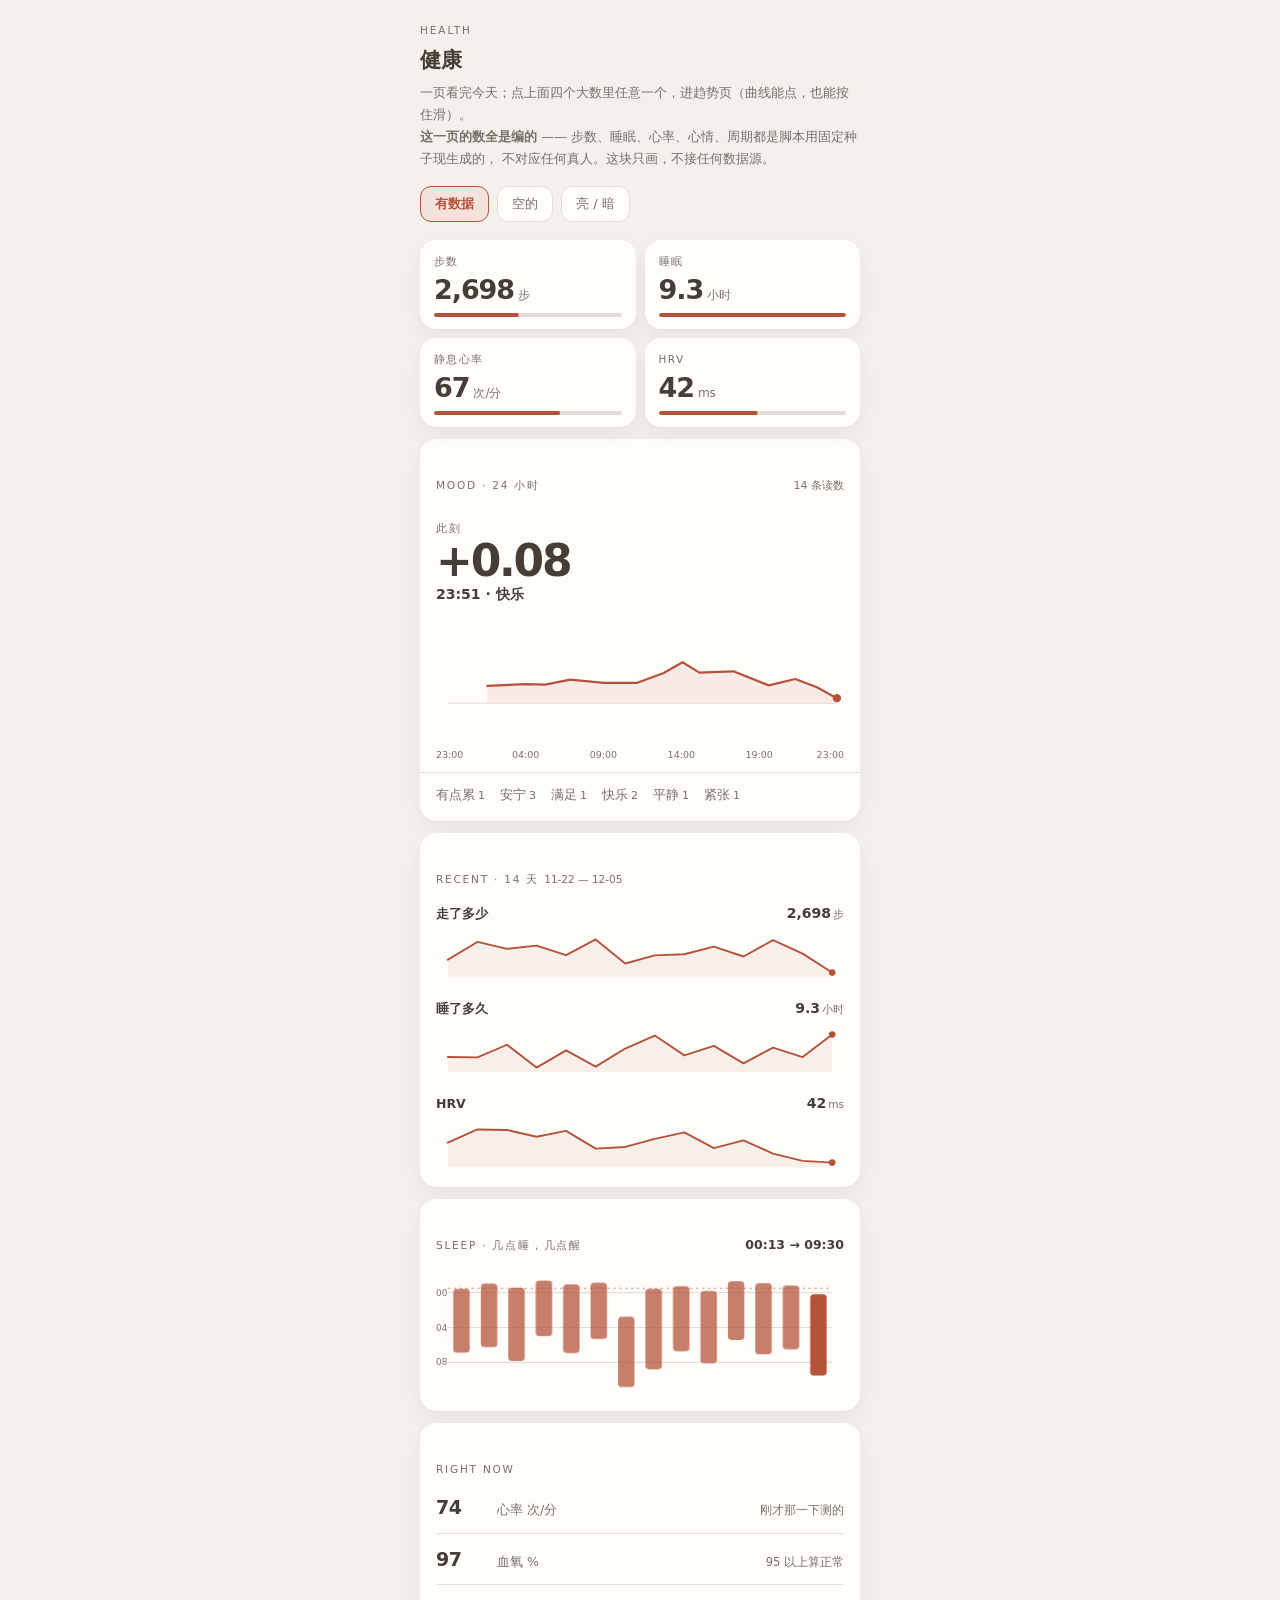
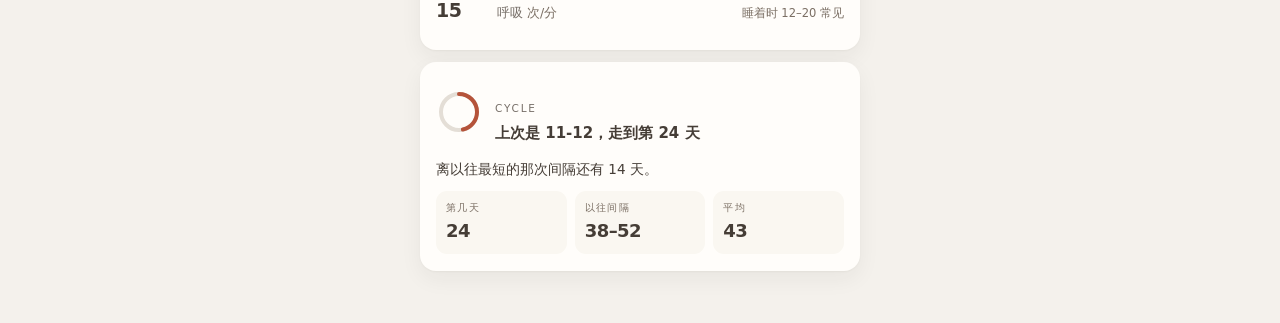
<file: components/health/demo.html>
<!doctype html>
<meta charset="utf-8">
<link rel="icon" href="data:,">
<meta name="viewport" content="width=device-width, initial-scale=1, viewport-fit=cover">
<title>健康 · 参考前端 · demo</title>
<link rel="stylesheet" href="tokens.css">
<link rel="stylesheet" href="health.css">
<style>
  html,body{margin:0;background:var(--bg);color:var(--ink);
    font:15px/1.7 system-ui,-apple-system,"PingFang SC","Hiragino Sans GB",sans-serif}
  .wrap{max-width:440px;margin:0 auto;min-height:100vh;background:var(--bg);padding:0 16px 40px}
  .eyebrow{font-size:10.5px;letter-spacing:.18em;text-transform:uppercase;color:var(--hint);margin:22px 0 3px}
  h2{font-size:21px;font-weight:700;margin:0 0 3px;letter-spacing:.01em}
  .lede{font-size:13px;color:var(--sub);margin:2px 0 16px}
  .packs{display:flex;gap:8px;flex-wrap:wrap;margin:0 0 18px}
  .packs button{min-height:36px;padding:0 14px;border-radius:11px;background:var(--card);
    border:1px solid var(--line);color:var(--sub);font:inherit;font-size:13px;cursor:pointer}
  .packs button.on{border-color:var(--maple);color:var(--maple);background:var(--maple-soft);font-weight:600}
</style>

<div class="wrap">
  <div class="eyebrow">health</div>
  <h2>健康</h2>
  <p class="lede">一页看完今天；点上面四个大数里任意一个，进趋势页（曲线能点，也能按住滑）。<br>
    <b>这一页的数全是编的</b> —— 步数、睡眠、心率、心情、周期都是脚本用固定种子现生成的，
    不对应任何真人。这块只画，不接任何数据源。</p>
  <div class="packs">
    <button data-demo="full" class="on">有数据</button>
    <button data-demo="empty">空的</button>
    <button data-theme-flip>亮 / 暗</button>
  </div>
  <div id="health"></div>
</div>

<script src="demo-data.js"></script>
<script src="health.js"></script>
<script>
  var host = document.getElementById('health');
  function mount(kind) {
    var src = kind === 'empty' ? HEALTH_DEMO.empty : HEALTH_DEMO;
    HealthPage(host, {
      series: src.series,
      now: src.now,
      bio: HEALTH_DEMO.bio,
      birthday: HEALTH_DEMO.birthday,
      onSaveBio: function () { return true; }      /* demo 里只记在这一页，不存到哪儿去 */
    });
  }
  mount('full');
  document.querySelectorAll('[data-demo]').forEach(function (b) {
    b.addEventListener('click', function () {
      document.querySelectorAll('[data-demo]').forEach(function (x) { x.classList.toggle('on', x === b); });
      mount(b.getAttribute('data-demo'));
    });
  });
  document.querySelector('[data-theme-flip]').addEventListener('click', function () {
    var R = document.documentElement;
    var dark = R.dataset.theme ? R.dataset.theme === 'dark'
                               : window.matchMedia('(prefers-color-scheme: dark)').matches;
    R.dataset.theme = dark ? 'light' : 'dark';
  });

</script>
</file>
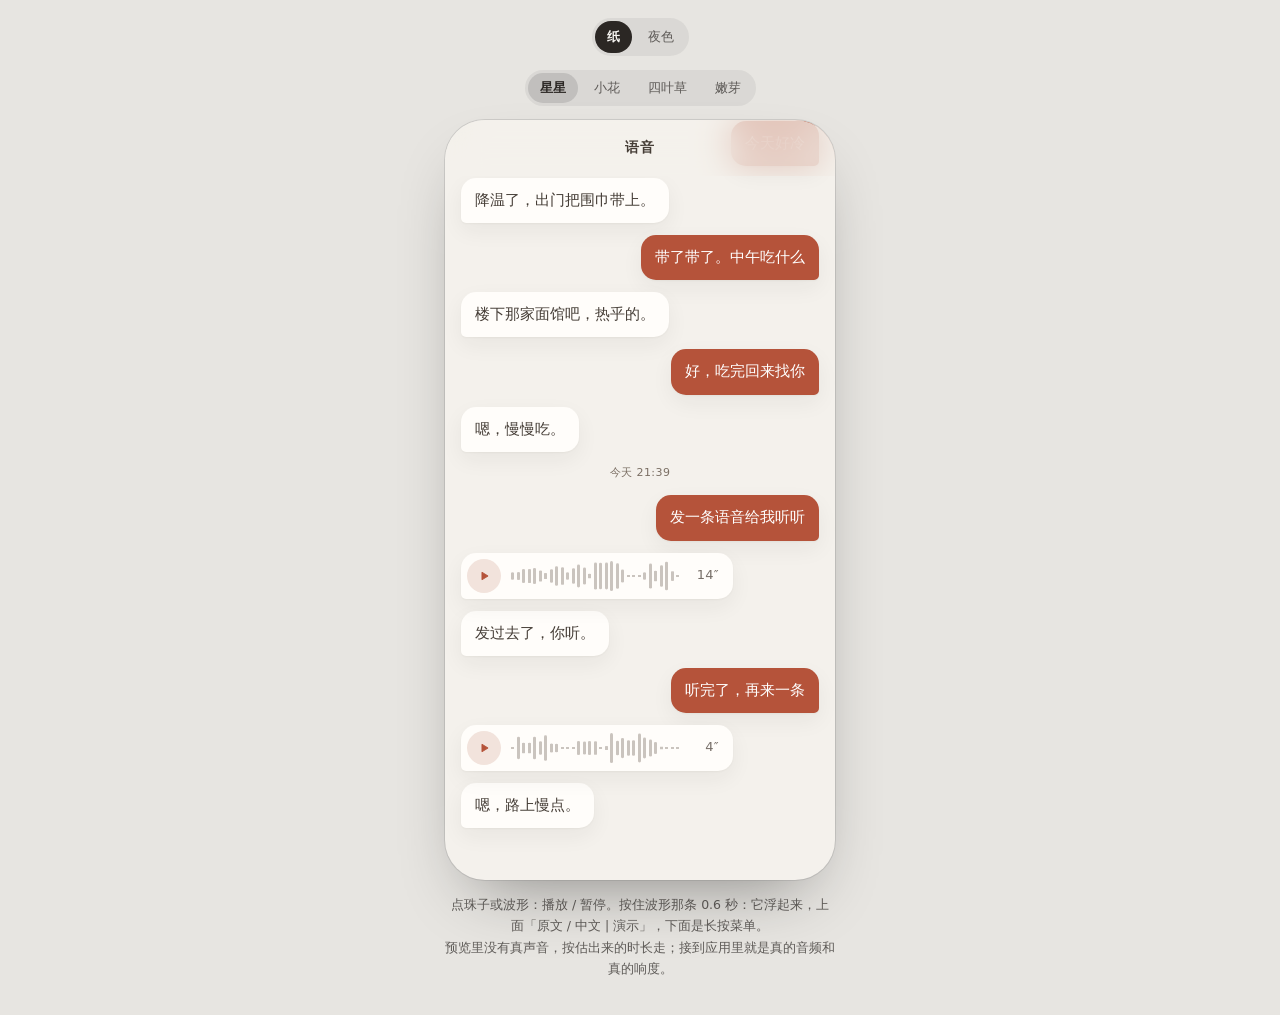
<file: components/voice-note/demo.html>
<!doctype html>
<html lang="zh-CN" data-theme="light">
<head>
<meta charset="utf-8">
<link rel="icon" href="data:,">
<meta name="viewport" content="width=device-width,initial-scale=1,viewport-fit=cover">
<title>语音条 · 演示</title>
<style>
/* ── 语音条要的那组 token。放进你自己的页面时，照抄这一段或者换成你自己的颜色 ── */
:root{
  --bg:#f4f1ec; --card:#fffdfa; --card2:#faf7f1;
  --ink:#453d36; --sub:#776f68; --hint:#7b6f64; --line:#e4ded6;
  --accent:#b5533a; --accent-soft:#f2e3dc;
  --shadow:0 1px 2px rgba(43,39,36,.04), 0 8px 22px rgba(43,39,36,.055);
  --shadow-lift:0 2px 6px rgba(43,39,36,.06), 0 18px 40px rgba(43,39,36,.10);
  --e-out:cubic-bezier(.22,.61,.36,1); --e-in:cubic-bezier(.4,0,1,1);
  --spring-soft:cubic-bezier(.34,1.26,.64,1); --spring-pop:cubic-bezier(.34,1.56,.64,1);
}
:root[data-theme="dark"]{
  --bg:#12161d; --card:#1a1f28; --card2:#161b23;
  --ink:#eef2f7; --sub:#9aabbf; --hint:#7b889b; --line:rgba(255,255,255,.09);
  --accent:#e0a373; --accent-soft:rgba(224,163,115,.15);
  --shadow:0 1px 2px rgba(0,0,0,.30), 0 8px 22px rgba(0,0,0,.32);
  --shadow-lift:0 2px 6px rgba(0,0,0,.34), 0 18px 40px rgba(0,0,0,.44);
}

/* ── 预览台（桌面那一圈只是托着手机）── */
*{box-sizing:border-box}
html,body{margin:0;background:#e7e5e1;color:#2b2724}
@media (prefers-color-scheme:dark){html,body{background:#0d0f13;color:#e9ecf1}}
body{font-family:-apple-system,system-ui,"PingFang SC","Hiragino Sans GB",sans-serif;padding:18px 16px 36px}
.desk{max-width:430px;margin:0 auto;display:flex;flex-direction:column;align-items:center;gap:14px}
.skins{display:flex;flex-wrap:wrap;justify-content:center;gap:4px;padding:3px;border-radius:999px;background:rgba(127,127,127,.12)}
.skins button{border:0;background:transparent;color:inherit;opacity:.7;font:inherit;font-size:12.5px;height:32px;padding:0 12px;border-radius:999px;cursor:pointer}
.skins button[aria-pressed="true"]{background:#2b2724;color:#f6f4f1;opacity:1;font-weight:600}
@media (prefers-color-scheme:dark){.skins button[aria-pressed="true"]{background:#e9ecf1;color:#111316}}
.shapes{display:flex;gap:4px;padding:3px;border-radius:999px;background:rgba(127,127,127,.12)}
.shapes button{border:0;background:transparent;color:inherit;opacity:.7;font:inherit;font-size:12.5px;height:30px;padding:0 12px;border-radius:999px;cursor:pointer}
.shapes button[aria-pressed="true"]{background:rgba(127,127,127,.28);opacity:1;font-weight:600}
.hint{max-width:390px;margin:0;font-size:12.5px;line-height:1.7;opacity:.72;text-align:center}

.phone{position:relative;width:390px;height:760px;max-width:100%;border-radius:40px;overflow:hidden;background:var(--bg);color:var(--ink);
  transform:translateZ(0);                      /* 演示页是 position:fixed —— 让它落在这台假手机里，不铺满整个浏览器 */
  box-shadow:0 0 0 1px rgba(127,127,127,.25), 0 30px 70px -30px rgba(0,0,0,.45)}
/* 手机宽度：整页锁成一屏，两排按钮下面剩多少，手机就占多少 —— 滚的只有聊天，背景不动 */
@media (max-width:480px){ html,body{height:100%;overflow:hidden;overscroll-behavior:none} body{padding:0}
  .desk{gap:6px;height:100dvh;padding-top:6px} .skins,.shapes{flex:none} .hint{display:none}
  .phone{width:100vw;flex:1;min-height:0;height:auto;border-radius:0;box-shadow:none} }
.chat{overscroll-behavior:contain}
/* ?embed=1：嵌在仓库首页的假手机里，只留手机；皮肤和图形在外面那张卡上换 */
.embed .skins,.embed .shapes{display:none}
.embed,.embed body{height:100%;overflow:hidden;overscroll-behavior:none}
.embed body{padding:0}.embed .desk{gap:0;height:100dvh;padding:0}
.embed .phone{width:100vw;flex:1;min-height:0;height:auto;border-radius:0;box-shadow:none}
.top{position:absolute;left:0;right:0;top:0;z-index:2;display:flex;align-items:center;justify-content:center;height:56px;
  font-size:14px;font-weight:600;letter-spacing:.06em;background:color-mix(in srgb,var(--bg) 72%,transparent);
  -webkit-backdrop-filter:blur(18px);backdrop-filter:blur(18px)}
.chat{position:absolute;inset:0;z-index:1;overflow-y:auto;padding:70px 16px 40px;font-size:14.5px;line-height:1.6;
  -webkit-overflow-scrolling:touch}
.row{margin-bottom:12px}
.msg{width:fit-content;max-width:82%;padding:11px 14px;border-radius:15px;border-bottom-left-radius:5px;background:var(--card);box-shadow:var(--shadow)}
.row.me .msg{margin-left:auto;border-bottom-left-radius:15px;border-bottom-right-radius:5px;background:var(--accent);color:#fff}
:root[data-theme="dark"] .row.me .msg{color:#2b2724}
.time{font-size:11px;color:var(--hint);text-align:center;margin:6px 0 14px;letter-spacing:.04em}
.toast{position:absolute;left:50%;bottom:28px;z-index:5;transform:translate(-50%,12px);opacity:0;pointer-events:none;
  padding:8px 14px;border-radius:999px;background:var(--ink);color:var(--bg);font-size:12.5px;transition:opacity .25s, transform .35s var(--spring-pop)}
.toast.on{opacity:1;transform:translate(-50%,0)}
</style>
<link rel="stylesheet" href="voice-note.css">
</head>
<body>
<div class="desk">
  <div class="skins" role="group" aria-label="皮肤">
    <button type="button" data-k="paper" aria-pressed="true">纸</button>
    <button type="button" data-k="night" aria-pressed="false">夜色</button>
  </div>
  <div class="shapes" role="group" aria-label="演示里的图形">
    <button type="button" data-s="star" aria-pressed="true">星星</button>
    <button type="button" data-s="flower" aria-pressed="false">小花</button>
    <button type="button" data-s="clover" aria-pressed="false">四叶草</button>
    <button type="button" data-s="sprout" aria-pressed="false">嫩芽</button>
  </div>
  <div class="phone" id="phone">
    <div class="top">语音</div>
    <div class="chat" id="chat" data-vn-scope></div>
    <div class="toast" id="toast" role="status"></div>
  </div>
  <p class="hint">点珠子或波形：播放 / 暂停。按住波形那条 0.6 秒：它浮起来，上面「原文 / 中文 | 演示」，下面是长按菜单。<br>预览里没有真声音，按估出来的时长走；接到应用里就是真的音频和真的响度。</p>
</div>

<script src="voice-note.js"></script>
<script>
(function () {
  'use strict';
  var root = document.documentElement;
  if (/[?&]embed=1/.test(location.search)) root.classList.add('embed');
  var toast = document.getElementById('toast'), tt = 0;
  function say(s) { toast.textContent = s; toast.classList.add('on'); clearTimeout(tt); tt = setTimeout(function () { toast.classList.remove('on'); }, 1600); }

  VoiceNote.config({
    container: function () { return document.getElementById('phone'); },
    blurToo: '.top',
    onAction: function (k) {
      say({ star: '收藏了', copy: '复制好了', quote: '引用：接到你自己的引用', multi: '多选：接到你自己的多选', redo: '重说：接到你自己的重说', hide: '藏起来了' }[k] || k);
    }
  });

  /* 聊天列表用 innerHTML 拼：语音条只是一个占位，挂上去以后自己长 */
  var V1 = {
    id: 'demo-a', time: '21:40', duration: 14,
    en: '「soft, warm」Hey. 「small laugh」You found the button. ' +
        '「gentle」Press and hold this bar, then tap the sparkle on top. The shape in the middle moves with my voice. ' +
        '「pause」Take your time. I\'ll be right here.',
    zh: '嘿。你找到这个按钮啦。按住这一条，再点上面那颗闪闪的，中间那个图形会跟着我的声音流。慢慢看，我就在这儿。'
  };
  var V2 = { id: 'demo-b', time: '21:41', en: '「轻声」外面下雨了。「笑了一下」出门记得带伞。' };
  document.getElementById('chat').innerHTML =
    '<div class="time">今天 12:10</div>' +
    '<div class="row me"><div class="msg">今天好冷</div></div>' +
    '<div class="row"><div class="msg">降温了，出门把围巾带上。</div></div>' +
    '<div class="row me"><div class="msg">带了带了。中午吃什么</div></div>' +
    '<div class="row"><div class="msg">楼下那家面馆吧，热乎的。</div></div>' +
    '<div class="row me"><div class="msg">好，吃完回来找你</div></div>' +
    '<div class="row"><div class="msg">嗯，慢慢吃。</div></div>' +
    '<div class="time">今天 21:39</div>' +
    '<div class="row me"><div class="msg">发一条语音给我听听</div></div>' +
    '<div class="row">' + VoiceNote.html(V1) + '</div>' +
    '<div class="row"><div class="msg">发过去了，你听。</div></div>' +
    '<div class="row me"><div class="msg">听完了，再来一条</div></div>' +
    '<div class="row">' + VoiceNote.html(V2) + '</div>' +
    '<div class="row"><div class="msg">嗯，路上慢点。</div></div>';

  /* 打开时停在最底下（聊天都是从下往上看的）。等排好版再滚：嵌在 iframe 里时高度要到 load 以后才定 */
  (function () { var c = document.getElementById('chat'), go = function () { c.scrollTop = c.scrollHeight; };
    requestAnimationFrame(go); window.addEventListener('load', function () { requestAnimationFrame(go); }); })();

  function setShape(k) {
    VoiceNote.config({ shape: k });
    document.querySelectorAll('.shapes button').forEach(function (b) { b.setAttribute('aria-pressed', String(b.getAttribute('data-s') === k)); });
    try { localStorage.setItem('vnho.shape', k); } catch (e) {}
  }
  document.querySelectorAll('.shapes button').forEach(function (b) { b.addEventListener('click', function () { setShape(b.getAttribute('data-s')); }); });
  var savedShape = null; try { savedShape = localStorage.getItem('vnho.shape'); } catch (e) {}
  setShape(/^(star|flower|clover|sprout)$/.test(savedShape || '') ? savedShape : 'star');

  var SK = {
    'paper':       { theme: 'light' },
    'night':       { theme: 'dark' }
  };
  function setSkin(k) {
    var s = SK[k]; if (!s) return;
    VoiceNote.stop();
    root.setAttribute('data-theme', s.theme);
    document.querySelectorAll('.skins button').forEach(function (b) { b.setAttribute('aria-pressed', String(b.getAttribute('data-k') === k)); });
    try { localStorage.setItem('vnho.skin', k); } catch (e) {}
  }
  document.querySelectorAll('.skins button').forEach(function (b) { b.addEventListener('click', function () { setSkin(b.getAttribute('data-k')); }); });
  var saved = null; try { saved = localStorage.getItem('vnho.skin'); } catch (e) {}
  setSkin(SK[saved] ? saved : 'paper');

  /* 给外面用（仓库首页把皮肤和图形放在手机外面那张卡上） */
  window.VOICE = {
    skins: [['paper', '纸'], ['night', '夜色']],
    shapes: [['star', '星星'], ['flower', '小花'], ['clover', '四叶草'], ['sprout', '嫩芽']],
    skin: function (k) { if (k) setSkin(k); var on = document.querySelector('.skins [aria-pressed="true"]'); return on && on.getAttribute('data-k'); },
    shape: function (k) { if (k) setShape(k); var on = document.querySelector('.shapes [aria-pressed="true"]'); return on && on.getAttribute('data-s'); }
  };
})();
</script>
</body>
</html>
</file>
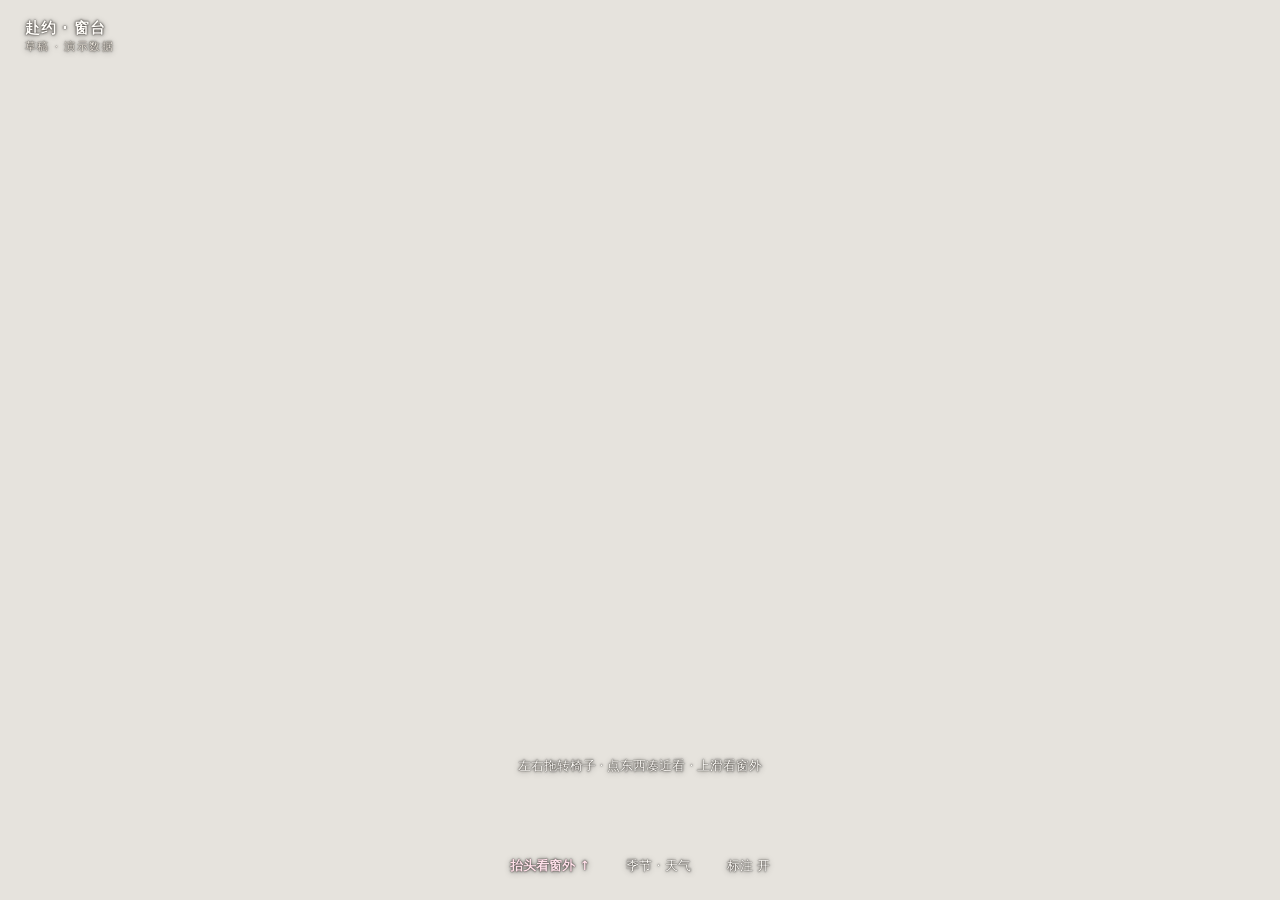
<file: scenes/windowsill/src/index.template.html>
<!doctype html>
<html lang="zh-CN">
<head>
<meta charset="utf-8">
<meta name="viewport" content="width=device-width,initial-scale=1,viewport-fit=cover">
<title>赴约窗台</title>
<style>
/* 竖屏 2.5D：下半屏是桌面（往里的 z 方向），上半屏是墙和窗（往上的 y 方向）；窗外是海和沙滩，两边垂着柳条 */
:root{
  --bg:#e6e3dd; --card:#fbfaf7; --ink:#2e3236; --sub:#6c7075; --line:#d9d6d0; --accent:#a8687c;
  --glass:rgba(251,250,247,.86);
  --e-out:cubic-bezier(.22,.61,.36,1);
  color-scheme:light;
  --sat:env(safe-area-inset-top,0px); --sab:env(safe-area-inset-bottom,0px);
}
html,body{height:100%;margin:0;background:var(--bg);overflow:hidden;overscroll-behavior:none}
body{font-family:system-ui,-apple-system,"PingFang SC","Hiragino Sans GB","Noto Sans CJK SC",sans-serif;color:var(--ink);-webkit-tap-highlight-color:transparent}
#app{position:fixed;inset:0;overflow:hidden}
#c{position:absolute;inset:0;width:100%;height:100%;display:block;touch-action:none}
#head{position:absolute;left:14px;top:calc(var(--sat) + 12px);display:flex;flex-direction:column;gap:2px;background:var(--glass);padding:7px 11px;border-radius:14px;pointer-events:none}
#head b{font-size:15px;font-weight:700;letter-spacing:.04em}
#head span{font-size:10.5px;letter-spacing:.14em;color:var(--sub)}
#labs{position:absolute;inset:0;pointer-events:none;transition:opacity .35s var(--e-out)}
#labs.off{opacity:0}
.tag{position:absolute;left:0;top:0;display:flex;flex-direction:column;align-items:center;gap:3px;will-change:transform;transition:opacity .3s var(--e-out),visibility 0s}
.tag .p{display:flex;align-items:baseline;gap:5px;background:var(--glass);border-radius:10px;padding:3px 8px 4px;white-space:nowrap;box-shadow:0 2px 8px rgba(30,32,36,.08)}
.tag b{font-size:12px;font-weight:700}
.tag span{font-size:10.5px;color:var(--sub)}
.tag i{width:5px;height:5px;border-radius:50%;background:var(--card);box-shadow:0 0 0 1.5px rgba(46,50,54,.55)}
.tag.hide{opacity:0;visibility:hidden;transition:opacity .3s var(--e-out),visibility 0s .3s}
.tag.ping .p{box-shadow:0 0 0 2px var(--accent),0 2px 8px rgba(30,32,36,.12)}
#ctl{position:absolute;left:12px;right:12px;bottom:calc(var(--sab) + 14px);display:flex;flex-wrap:wrap;justify-content:center;gap:8px}
#ctl button{min-height:40px;padding:0 14px;border:0;border-radius:20px;background:var(--glass);color:var(--ink);font:inherit;font-size:13px;cursor:pointer;box-shadow:0 2px 10px rgba(30,32,36,.08);font-variant-numeric:tabular-nums}
#ctl button:focus-visible{outline:2px solid var(--accent);outline-offset:2px}
#ctl #cView{color:var(--accent);font-weight:700}
#wxp{order:-1;flex-basis:100%;max-width:440px;margin:0 auto;display:none;grid-template-columns:auto 1fr 2.4em auto 1fr 2.4em;align-items:center;gap:0 8px;padding:6px 14px 4px;border-radius:22px;font-size:12.5px}
#wxp.on{display:grid}
#ctl #wxp .tog{grid-column:1/-1;color:#fffdf9;text-shadow:inherit;box-shadow:none;justify-self:start;min-height:30px;margin:4px 0 2px;padding:0 12px;border:0;border-radius:15px;background:rgba(255,255,255,.14);font:inherit;font-size:12px;cursor:pointer}
#ctl #wxp .tog[aria-pressed=true]{background:rgba(168,104,124,.78)}
#wxp label{font-size:12px;letter-spacing:.04em;opacity:.92}
#wxp label:nth-of-type(even){margin-left:12px}
#wxp output{text-align:right;font-variant-numeric:tabular-nums;white-space:nowrap;font-size:12px}
#wxp input{-webkit-appearance:none;appearance:none;width:100%;min-width:0;height:34px;margin:0;background:transparent;cursor:pointer;touch-action:pan-x}
#wxp input:focus-visible{outline:none}
#wxp input::-webkit-slider-runnable-track{height:3px;border-radius:2px;background:linear-gradient(to right,rgba(255,253,249,.95) var(--p,0%),rgba(255,255,255,.26) var(--p,0%));box-shadow:0 0 2px rgba(20,16,12,.45)}
#wxp input::-webkit-slider-thumb{-webkit-appearance:none;width:20px;height:20px;margin-top:-8.5px;border-radius:50%;background:#fff;box-shadow:0 1px 4px rgba(20,16,12,.45),0 0 0 .5px rgba(20,16,12,.2)}
#wxp input:focus-visible::-webkit-slider-thumb{box-shadow:0 0 0 2px var(--accent),0 1px 4px rgba(20,16,12,.4)}
#wxp input::-moz-range-track{height:3px;border-radius:2px;background:rgba(255,255,255,.26)}
#wxp input::-moz-range-progress{height:3px;border-radius:2px;background:rgba(255,253,249,.95)}
#wxp input::-moz-range-thumb{width:20px;height:20px;border:0;border-radius:50%;background:#fff;box-shadow:0 1px 4px rgba(20,16,12,.45)}
/* 液态玻璃：这些块本身不铺底色，玻璃是在画面里算出来的（背后的东西被弯一弯、磨一磨、边上一圈亮线）；字用白字加一圈深色的晕，亮处暗处都看得清 */
.tag .p,#head,body:not(.framed) #ctl > button,body:not(.framed) #wxp,#back,#hint{background:transparent!important;box-shadow:none!important;color:#fffdf9!important;text-shadow:0 0 1px rgba(22,18,14,.95),0 0 3px rgba(22,18,14,.65),0 1px 6px rgba(18,14,10,.45)}
#head span{color:#f1ebe2!important}
.tag .p{padding:4px 10px 5px}
.tag.ping .p{box-shadow:none!important}
.tag.ping b{color:#ffd9e4}
body:not(.framed) #ctl #cView{color:#ffe1ea!important}

#hint{position:absolute;left:50%;bottom:calc(var(--sab) + 118px);transform:translateX(-50%);white-space:nowrap;font-size:12.5px;background:var(--glass);padding:7px 13px;border-radius:999px;pointer-events:none;transition:opacity .6s var(--e-out)}
#hint.off{opacity:0}
#toast{position:absolute;left:50%;top:calc(var(--sat) + 66px);transform:translateX(-50%);background:rgba(46,50,54,.9);color:#fbfaf7;font-size:12.5px;padding:8px 14px;border-radius:999px;opacity:0;transition:opacity .24s var(--e-out);pointer-events:none;white-space:nowrap}
#toast.on{opacity:1}
#err{position:absolute;inset:0;display:none;align-items:center;justify-content:center;padding:24px;text-align:center;color:var(--sub);font-size:14px;line-height:1.7}
#back{position:absolute;left:12px;top:calc(var(--sat) + 10px);min-height:44px;padding:0 14px 0 10px;border:0;border-radius:22px;background:var(--glass);color:var(--ink);font:inherit;font-size:14px;display:flex;align-items:center;gap:6px;cursor:pointer;opacity:0;transform:translateY(-6px);pointer-events:none;transition:opacity .22s,transform .22s}
#back.on{opacity:1;transform:none;pointer-events:auto}
#card{position:absolute;left:12px;right:12px;bottom:calc(var(--sab) + 12px);background:transparent;border-radius:24px;padding:16px 20px 12px;color:#fffdf9;text-shadow:0 0 1px rgba(22,18,14,.95),0 0 3px rgba(22,18,14,.7),0 1px 6px rgba(18,14,10,.5);transform:translateY(calc(100% + var(--sab) + 40px));visibility:hidden;transition:transform .24s cubic-bezier(.4,0,1,1),visibility 0s .24s}
#card.on{transform:none;visibility:visible;transition:transform .5s cubic-bezier(.34,1.2,.64,1),visibility 0s}
#card .lab{font-size:10.5px;letter-spacing:.17em;color:#f6f1ea}
#card h2{margin:4px 0 2px;font-size:24px;font-weight:800;letter-spacing:.01em}
#card p{margin:0}
#k-sub{font-size:13px;color:#f3eee6}
#k-note{font-size:14px;line-height:1.7;margin-top:8px!important}
#card .go{margin-top:10px;min-height:44px;width:100%;border:0;border-top:1px solid rgba(255,255,255,.22);background:none;font:inherit;font-size:13.5px;color:#fffdf9;text-shadow:inherit;display:flex;align-items:center;justify-content:space-between;padding:0;cursor:pointer}
body.focused #ctl,body.focused #head{opacity:0;pointer-events:none}
#ctl,#head{transition:opacity .25s}
body.framed.focused #side #ctl{opacity:.35}
@media (prefers-reduced-motion:reduce){#labs,.tag,#hint,#toast,#card,#card.on,#back{transition:none}}
/* 电脑上预览：画面按 iPhone 17 Pro Max（440 × 956）画，整只“手机”等比放进窗口，按钮挪到手机外面 */
#island,#homebar,#side{display:none}
body.framed{background:#d9d6d0}
body.framed #app{inset:auto;left:0;top:0;width:440px;height:956px;transform-origin:0 0;border-radius:58px;
  box-shadow:0 0 0 11px #1b1a19,0 0 0 12.5px #4a4745,0 40px 90px rgba(40,30,20,.28);--sat:62px;--sab:30px}
body.framed #island{display:block;position:absolute;left:50%;top:11px;width:124px;height:36px;margin-left:-62px;border-radius:18px;background:#0c0c0c;z-index:20;pointer-events:none}
body.framed #homebar{display:block;position:absolute;left:50%;bottom:8px;width:144px;height:5px;margin-left:-72px;border-radius:3px;background:rgba(40,34,30,.45);z-index:20;pointer-events:none}
body.framed #side{display:flex;position:fixed;flex-direction:column;gap:12px;width:320px}
body.framed #hint{bottom:calc(var(--sab) + 26px)}
#side #ctl{position:static;justify-content:flex-start}
#side #ctl button{background:var(--card)}
body.framed #cWx{display:none}
body.framed #wxp{display:grid;grid-template-columns:auto 1fr 3.2em;gap:0 12px;max-width:none;margin:0;padding:8px 18px;background:var(--card);box-shadow:0 2px 10px rgba(30,32,36,.08);color:var(--ink);font-size:13px}
body.framed #wxp label{margin-left:0;color:var(--sub);opacity:1}
body.framed #ctl #wxp .tog{color:var(--sub);background:rgba(46,50,54,.07);text-shadow:none}
body.framed #ctl #wxp .tog[aria-pressed=true]{background:var(--accent);color:#fff}
body.framed #wxp input::-webkit-slider-runnable-track{background:linear-gradient(to right,var(--accent) var(--p,0%),rgba(46,50,54,.15) var(--p,0%));box-shadow:none}
body.framed #wxp input::-webkit-slider-thumb{box-shadow:0 1px 4px rgba(30,32,36,.28),0 0 0 .5px rgba(30,32,36,.18)}
body.framed #wxp input::-moz-range-track{background:rgba(46,50,54,.15)}
body.framed #wxp input::-moz-range-progress{background:var(--accent)}
</style>
</head>
<body>

<div id="app">
  <canvas id="c" aria-label="赴约窗台：一张桌子靠着窗，窗外是海，两边垂着柳条"></canvas>
  <div id="labs"></div>
  <div id="head"><b>赴约 · 窗台</b><span>草稿 · 演示数据</span></div>
  <div id="hint">左右拖转椅子 · 点东西凑近看 · 上滑看窗外</div>
  <div id="ctl" role="group" aria-label="草稿调节">
    <button id="cView" type="button">抬头看窗外 ↑</button>
    <div id="wxp" role="group" aria-label="季节和天气">
      <button id="cAuto" class="tog" type="button" aria-pressed="true">天色跟着现在的时间</button>
      <label for="sSeason">季节</label><input id="sSeason" type="range" min="0" max="3" step="1" value="0"><output for="sSeason"></output>
      <label for="sTod">天色</label><input id="sTod" type="range" min="0" max="2" step="1" value="0"><output for="sTod"></output>
      <label for="sWind">风</label><input id="sWind" type="range" min="0" max="100" step="1" value="25"><output for="sWind"></output>
      <label for="sRain">雨</label><input id="sRain" type="range" min="0" max="100" step="1" value="0"><output for="sRain"></output>
      <label for="sSnow">雪</label><input id="sSnow" type="range" min="0" max="100" step="1" value="0"><output for="sSnow"></output>
      <label for="sThun">雷</label><input id="sThun" type="range" min="0" max="100" step="1" value="0"><output for="sThun"></output>
    </div>
    <button id="cWx" type="button" aria-expanded="false" aria-controls="wxp">季节 · 天气</button>
    <button id="cLab" type="button" aria-pressed="true">标注 开</button>
  </div>
  <button id="back" type="button"><svg width="18" height="18" viewBox="0 0 24 24" fill="none" stroke="currentColor" stroke-width="2" stroke-linecap="round" stroke-linejoin="round" aria-hidden="true"><path d="M15 6l-6 6 6 6"/></svg>退回</button>
  <section id="card" aria-live="polite">
    <span class="lab" id="k-lab"></span>
    <h2 id="k-title"></h2>
    <p id="k-sub"></p>
    <p id="k-note"></p>
    <button class="go" id="k-go" type="button"><span id="k-go-t"></span><span aria-hidden="true">›</span></button>
  </section>
  <div id="toast" role="status"></div>
  <div id="err">这台设备打不开 WebGL，画面出不来。</div>
  <div id="island"></div><div id="homebar"></div>
</div>
<aside id="side" aria-label="季节和天气"></aside>

<script type="importmap">
{"imports":{"three":"https://cdn.jsdelivr.net/npm/three@0.170.0/build/three.module.js","three/addons/":"https://cdn.jsdelivr.net/npm/three@0.170.0/examples/jsm/"}}
</script>
<script type="module">
/*@@SCRIPT@@*/</script>
</body>
</html>
</file>
<file: components/health/tokens.css>
/* ══════════════════════════════════════════════════════════════
   底座 —— 横向积木的最底下一层。
   只想要这套配色和手感的人，拿走这一个文件就够了，不用碰别的。

   里面有三样东西：颜色 / 字 / 动。都是从一个真跑了几个月的项目里沉下来的，
   每条 ★ 都是真咬过人的坑，别当装饰删掉。
   ══════════════════════════════════════════════════════════════ */

/* ── 1. 颜色 ────────────────────────────────────────────────
   底是**纸**，不是白。白底在夜里刺眼，纸底不会。

   重点色全屏只有一个（--accent）：徽标、当前状态、进度条、发送键、收藏亮起。
   别的地方一律不上色 —— 一个界面上两种重点色，等于没有重点色。      */
:root {
  --bg:#f4f1ec;  --card:#fffdfa;  --card2:#faf7f1;
  /* ★ 0902 对齐原项目 proto.html:36 —— 0804 定的：字色别纯黑，暖一点。
     这三个原来是更早那版（#2b2724/#8a817a/#b3aaa2），hint 亮出一大截。 */
  --ink:#453d36; --sub:#776f68;   --hint:#7b6f64;  --line:#e4ded6;
  --accent:#b5533a;                     /* 枫叶红 */
  --accent-soft:#f2e3dc;
  --thread:#ddd2c6;                     /* 挂东西的那根线 */
  --thread2:color-mix(in srgb, var(--accent) 35%, var(--thread));
  --shadow:0 1px 2px rgba(43,39,36,.04), 0 8px 22px rgba(43,39,36,.055);
  --shadow-lift:0 2px 6px rgba(43,39,36,.06), 0 18px 40px rgba(43,39,36,.10);  /* 浮起来那层，比 --shadow 深 */
  --card-border:none;                   /* 有没有描边 —— 换皮时改这个，别改每张卡 */
  --r:16px;                             /* 圆角 */

  /* ── 书脊那版要的三个（0807 定的，0830 补进积木层）──────────────
     --cast  投影的墨色。写成 **RGB 三元组**不是颜色值，因为要 rgba(var(--cast),.12)
             这样按需调透明度；四套皮各给各的（暗色下用纯黑，不然书底会发一圈暖光）
     --pull  把书抽出来多少
     --press 按下去陷多深（原稿里 pressDepth = 2 档） */
  --cast:43,39,36;
  --pull:18px;
  --press:3px;

  /* --tape 胶带（0902 补）：主页便签、纸夹那层贴的那道。
     ★ 原项目换重点色时**它跟着变**（accent.js 派生 18%）—— proto.html:5426-5444。 */
  --tape:rgba(185,136,79,.18);

  /* ── 名字的一层别名（0830 补）─────────────────────────────────
     ★ 积木层管重点色叫 `--accent`（中性，谁拿去都不别扭），
       应用那边从第一版起就叫 `--maple`（这个项目的皮是枫叶红）。
       两个名字都在用，所以在这儿搭一座桥：**只拿积木走的人不用改一行 CSS**。
       改配色只改 `--accent` 那一处，下面这两个自己跟着走。 */
  --maple: var(--accent);
  --maple-soft: var(--accent-soft);
  --on-maple: var(--on-accent);

  /* ★ 重点色**上面**那层字，是第三个变量，不许写死 #fff。
     白字只在深的重点色上成立：
       亮色枫叶红 #b5533a → 白字对比度 4.93 ✅
       暗色浅橙   #e0a373 → 白字对比度 2.17 ❌（这是你每天看自己说的话的地方）
     换色时用 accent.js 里的 onAccent() 算，别猜。               */
  --on-accent:#fff;

  /* ── 骨架（0902 补，原项目 proto.html:52-57）──────────────────
     换皮＝换这几个的值，不改任何一条规则。 */
  --font-display:'Songti SC','Noto Serif SC',serif;
  --display-weight:600;
  --grain:0;                            /* 胶片颗粒强度，0＝不上 */
}

/* ★ 暗色要写**三处**，一处都不能少：
     ① 系统偏好（没手动切的人走这条）
     ② 手动切到暗（必须能压过系统偏好）
     ③ 手动切到亮（同上，反方向）
   只写 @media 的话，系统是暗色时用户手动切亮会切不动。            */
@media (prefers-color-scheme: dark) {
  :root:not([data-theme="light"]) {
    --bg:#12161d;  --card:#1a1f28;  --card2:#161b23;
    --ink:#eef2f7; --sub:#9aabbf;   --hint:#6f7e92;
    --line:rgba(255,255,255,.09);
    --accent:#e0a373;  --accent-soft:rgba(224,163,115,.15);
    --thread:rgba(255,255,255,.13);
  --thread2:color-mix(in srgb, var(--accent) 35%, var(--thread));
  --shadow:0 2px 10px rgba(0,0,0,.28);
  --shadow-lift:0 8px 30px rgba(0,0,0,.10);
  --card-border:1px solid rgba(255,255,255,.06);
    --thread2:color-mix(in srgb, var(--accent) 35%, var(--thread));
    --shadow:0 2px 10px rgba(0,0,0,.28);
  --shadow-lift:0 8px 30px rgba(0,0,0,.10);
    --shadow-lift:0 8px 30px rgba(0,0,0,.10);
    --card-border:1px solid rgba(255,255,255,.06);
    --on-accent:#2b2724;              /* 浅橙上面要用深字 */
    --cast:0,0,0;                     /* ★ 暗色必须重钉，不然书脊底下发一圈暖光 */
    --tape:rgba(224,163,115,.14);
    --shadow:0 1px 2px rgba(0,0,0,.30), 0 8px 22px rgba(0,0,0,.32);
    --shadow-lift:0 2px 6px rgba(0,0,0,.34), 0 18px 40px rgba(0,0,0,.44);
    --hint:#7b889b;
  }
}
:root[data-theme="dark"] {
  --bg:#12161d;  --card:#1a1f28;  --card2:#161b23;
  --ink:#eef2f7; --sub:#9aabbf;   --hint:#6f7e92;
  --line:rgba(255,255,255,.09);
  --accent:#e0a373;  --accent-soft:rgba(224,163,115,.15);
  --thread:rgba(255,255,255,.13);
  --on-accent:#2b2724;
  --cast:0,0,0;
  --tape:rgba(224,163,115,.14);
  --hint:#7b889b;
  --shadow:0 1px 2px rgba(0,0,0,.30), 0 8px 22px rgba(0,0,0,.32);
  --shadow-lift:0 2px 6px rgba(0,0,0,.34), 0 18px 40px rgba(0,0,0,.44);
}
:root[data-theme="light"] {
  --bg:#f4f1ec;  --card:#fffdfa;  --card2:#faf7f1;
  --ink:#453d36; --sub:#776f68;   --hint:#7b6f64;  --line:#e4ded6;
  --accent:#b5533a;  --accent-soft:#f2e3dc;  --thread:#ddd2c6;
  --on-accent:#fff;
  /* ★ --cast/--tape/--shadow 在这儿必须重写一份：暗色媒体查询里加了 token，
     手动切回亮色时若不重钉，会漏用暗色那份（DESIGN.md 记的坑）。 */
  --cast:43,39,36;
  --tape:rgba(185,136,79,.18);
  --shadow:0 1px 2px rgba(43,39,36,.04), 0 8px 22px rgba(43,39,36,.055);
  --shadow-lift:0 2px 6px rgba(43,39,36,.06), 0 18px 40px rgba(43,39,36,.10);
}

/* ── 2. 动 —— Motion Spec v1 ────────────────────────────────
   规矩三条：只动 transform / opacity；prefers-reduced-motion 全降级；
   依赖不在就静默不动、绝不报错。                                  */
:root {
  --e-out:cubic-bezier(.22,.61,.36,1);        /* 进场、展开 */
  --e-in:cubic-bezier(.4,0,1,1);              /* 退场（比进场快） */
  --spring-soft:cubic-bezier(.34,1.26,.64,1); /* 过冲约 4% */
  --spring-pop:cubic-bezier(.34,1.56,.64,1);  /* 过冲约 9% */

  --t-page:.2s;      /* 页面切换，位移 14px */
  --t-sheet-in:.3s;  --t-sheet-out:.22s;      /* ★ 退比进快，不然像卡住了 */
  --t-scrim:.24s;    /* 遮罩。★ 跟手拖动时必须关掉过渡 */
}

@media (prefers-reduced-motion: reduce) {
  *, *::before, *::after {
    animation-duration:.01ms !important; animation-iteration-count:1 !important;
    transition-duration:.01ms !important; scroll-behavior:auto !important;
  }
}

/* ── 3. 字 ──────────────────────────────────────────────── */
:root {
  --font: system-ui, -apple-system, "PingFang SC", "Hiragino Sans GB", sans-serif;
}
body { font-family: var(--font); font-size:15px; line-height:1.7;
       color:var(--ink); background:var(--bg); }

/* 小标签：压在中文大标题上面那行英文 */
.eyebrow { font-size:10.5px; letter-spacing:.18em; text-transform:uppercase; color:var(--hint); }

/* ★ 数字列在一起就必须 tabular-nums，不然每次刷新宽度都在跳 */
.num { font-weight:800; letter-spacing:-.05em; font-variant-numeric:tabular-nums; }

/* ★★ 输入框字号不得低于 16px。
   iOS Safari 的硬规矩：小于 16px 一聚焦就强制放大整页。
   而且**不能用 font 简写写 inherit** ——
       font: 16px inherit;   ✗ 非法值，整条声明被丢掉，字号从未生效
   要分开写：                                                     */
input, textarea, select, button {
  font-family: inherit;
  font-size: 16px;          /* ✓ 分开写才生效 */
}

/* ★ 用了 preserveAspectRatio="none" 的装饰线条必须配这条，
   不然 SVG 被横向拉伸时笔画粗细跟着变形。                        */
svg .thread path, svg path.thread { vector-effect: non-scaling-stroke; }

/* 按下去要有反应 —— 有反馈和没反馈，手感差别比想象的大 */
.pressable { transition: transform .28s var(--spring-pop); }
.pressable:active { transform: scale(.985); }
</file>
<file: components/health/health.css>
/* 健康 —— 参考前端（只画，不接数据源）
   ════════════════════════════════════════════════════════════════
   两层：主页（.hl-page）一眼看完今天；点四个大数里任意一个进趋势页（.hl-trend）。
   只用底座 tokens.css 的变量，不写死颜色 —— 亮色暗色、换重点色都自动跟上。
   前缀：外壳 .hl，两层 .hl-page / .hl-trend；动画名一律 hl- 打头，别跟宿主撞。
   ★ 动画只动 transform / opacity / stroke-dashoffset。两处破例写在旁边：
     区间条那块底片是平移（还是 transform），基本信息展开用的是 max-height。
   ════════════════════════════════════════════════════════════════ */

@keyframes hl-draw {from{stroke-dashoffset:var(--len)} to{stroke-dashoffset:0}}
@keyframes hl-clock{from{stroke-dashoffset:var(--circ)} to{stroke-dashoffset:var(--off)}}
@keyframes hl-sweep{from{transform:scaleX(0)} to{transform:scaleX(var(--p,1))}}
@keyframes hl-grow {from{transform:scaleY(0)} to{transform:scaleY(1)}}
@keyframes hl-rise {from{transform:translateY(10px);opacity:0} to{transform:none;opacity:1}}
@keyframes hl-pop  {from{transform:scale(0)} 60%{transform:scale(1.14)} to{transform:scale(1)}}
@keyframes hl-halo {from{transform:scale(.35);opacity:.55} to{transform:scale(2.6);opacity:0}}
@keyframes hl-fade {from{opacity:0} to{opacity:1}}
@media (prefers-reduced-motion:reduce){
  .hl *{animation-duration:.01ms !important;animation-delay:0s !important;transition-duration:.01ms !important}
}

/* ── 外壳 ── */
.hl{position:relative}
.hl-trend[hidden]{display:none}
/* 进趋势页时，主页不用 display:none 收起来 —— 那样回来时所有 CSS 动画会从头再播一遍
   （线重新画、数重新弹），看着像重新加载。改成原地藏着：还在渲染树里，动画不重播。 */
.hl-page.hl-off{position:absolute;left:0;right:0;top:0;height:0;overflow:hidden;
  visibility:hidden;pointer-events:none}
.hl .dnone{font-size:13px;color:var(--sub);margin:12px 2px;line-height:1.6}
.hl-bar{display:flex;align-items:center;gap:8px;margin:0 0 10px}
.hl-bar b{font-size:16px;font-weight:700;color:var(--ink)}
.hl-bar button{width:40px;height:40px;border:0;border-radius:12px;background:var(--card);
  box-shadow:var(--shadow);color:var(--ink);display:grid;place-items:center;cursor:pointer;
  transition:transform .28s var(--spring-pop)}
.hl-bar button:active{transform:scale(.94)}
.hl-bar button svg{width:20px;height:20px;fill:none;stroke:currentColor;stroke-width:1.9;
  stroke-linecap:round;stroke-linejoin:round}

/* ── 今天四个大数（点哪个都进趋势页）── */
.hl-page .h4{display:grid;grid-template-columns:1fr 1fr;gap:9px;margin-bottom:12px}
.hl-page .h4 .c{background:var(--card);border-radius:var(--r);box-shadow:var(--shadow);padding:13px 14px 12px;
  cursor:pointer;transition:transform .28s var(--spring-pop)}
.hl-page .h4 .c:active{transform:scale(.97)}
.hl-page .h4 .k{display:flex;align-items:center;justify-content:space-between;gap:6px;
  font-size:10.5px;letter-spacing:.14em;color:var(--sub)}
.hl-page .h4 .n{display:flex;align-items:baseline;gap:4px;margin-top:5px}
.hl-page .h4 .n b{font-size:27px;font-weight:800;letter-spacing:-.04em;
  font-variant-numeric:tabular-nums;line-height:1.05;color:var(--ink)}
.hl-page .h4 .n i{font-style:normal;font-size:12px;color:var(--sub)}
.hl-page .h4 .t{height:4px;background:var(--line);border-radius:2px;margin-top:8px;overflow:hidden}
.hl-page .h4 .t s{display:block;height:100%;border-radius:2px;background:var(--maple);
  transform-origin:left center;animation:hl-sweep .42s var(--e-out) both}

/* ── 一块卡片的通用壳 ── */
.hl-page .hb{background:var(--card);border-radius:var(--r);box-shadow:var(--shadow);
  padding:16px 16px 15px;margin-bottom:12px;color:var(--ink)}
.hl-page .hb .eyebrow{font-size:10.5px;letter-spacing:.17em;color:var(--sub)}
.hl-page .hb .big{font-size:44px;font-weight:800;letter-spacing:-.05em;
  font-variant-numeric:tabular-nums;line-height:1.02}
.hl-page .hb .u{font-size:14px;color:var(--ink);font-weight:600;margin-top:-1px}

/* ── 心情 24 小时 ── */
.hl-page .tide svg{display:block;width:100%;height:auto;overflow:visible;touch-action:pan-y}
.hl-page .tide .ln{fill:none;stroke:var(--maple);stroke-width:1.9;
  stroke-linecap:round;stroke-linejoin:round}
/* ★ 淡色走 fill-opacity，不走 opacity：面积块有一段淡入（hl-fade 管 opacity 0→1），
   两者要是写在同一个属性上，动画最后一帧会把 .10 盖成 1，整片变实心 */
.hl-page .tide .ar{fill:var(--maple);fill-opacity:.10}
.hl-page .tide .zero{stroke:var(--line);stroke-width:1}
.hl-page .tide .slp{fill:var(--thread,#ddd2c6);opacity:.30}
.hl-page .tide .halo{fill:none;stroke:var(--maple);stroke-width:1.4;transform-box:fill-box;
  transform-origin:center;animation:hl-halo .58s var(--e-out) both}
.hl-page .tide .pt{fill:var(--maple);transform-box:fill-box;transform-origin:center}
.hl-page .tide .hit{fill:transparent;cursor:pointer}
.hl-page .hours{position:relative;height:13px;margin-top:1px}
.hl-page .hours span{position:absolute;top:0;font-size:9.5px;color:var(--hint);
  font-variant-numeric:tabular-nums;white-space:nowrap}
.hl-page .tags{display:flex;gap:15px;white-space:nowrap;overflow-x:auto;
  overscroll-behavior-x:contain;scrollbar-width:none;
  margin:12px -16px 0;padding:11px 16px 0;border-top:1px solid var(--line)}
.hl-page .tags::-webkit-scrollbar{display:none}
.hl-page .tags button{background:none;border:0;padding:0;font:inherit;font-size:13px;
  color:var(--sub);cursor:pointer;white-space:nowrap}
/* ★ 选中态只走颜色＋下划线，字重一动不动 —— 加粗会撑宽，六个词就挤不下一行 */
.hl-page .tags button.on{color:var(--maple);text-decoration:underline;text-underline-offset:4px}
.hl-page .tags button i{font-style:normal;color:var(--hint);font-size:11px;margin-left:3px}

/* ── 最近几天那三条小线 ── */
.hl-page .mini{display:flex;flex-direction:column;gap:15px}
.hl-page .mini .r{cursor:pointer}
.hl-page .mini .hd{display:flex;align-items:baseline;justify-content:space-between;margin-bottom:4px}
.hl-page .mini .hd b{font-size:12.5px;font-weight:600}
.hl-page .mini .hd s{text-decoration:none;font-size:14px;font-weight:700;
  font-variant-numeric:tabular-nums}
.hl-page .mini .hd s i{font-style:normal;font-size:10.5px;color:var(--hint);
  margin-left:2px;font-weight:400}
.hl-page .mini svg{display:block;width:100%;height:auto;overflow:visible}
.hl-page .mini .ln{fill:none;stroke:var(--maple);stroke-width:1.6;
  stroke-linecap:round;stroke-linejoin:round}
.hl-page .mini .ar{fill:var(--maple);fill-opacity:.08}
.hl-page .mini .tp{fill:var(--maple)}

/* ── 睡眠：一天一根竖条，从躺下画到起床 ── */
.hl-page .beds svg{display:block;width:100%;height:auto;overflow:visible}
.hl-page .beds .slpbar{fill:var(--maple);opacity:.75;transform-box:fill-box;transform-origin:top center;
  animation:hl-grow .5s var(--spring-soft) both}
.hl-page .beds .slpbar.today{opacity:1}
.hl-page .beds .avg{stroke:var(--maple);stroke-width:1;stroke-dasharray:2 3;opacity:.6}
.hl-page .beds .gl{stroke:var(--line);stroke-width:1}
.hl-page .beds .lbl{fill:var(--hint);font-size:7.5px;font-family:inherit}

/* ── 此刻那几行 ── */
.hl-page .nowrow{display:flex;align-items:baseline;gap:9px;padding:9px 0;
  border-bottom:1px solid var(--line);animation:hl-rise .38s var(--e-out) both}
.hl-page .nowrow:last-child{border-bottom:0}
.hl-page .nowrow b{font-size:19px;font-weight:800;letter-spacing:-.03em;
  font-variant-numeric:tabular-nums;min-width:52px}
.hl-page .nowrow span{font-size:12.5px;color:var(--sub);line-height:1.5}
.hl-page .nowrow em{font-style:normal;color:var(--hint);font-size:11.5px;margin-left:auto;flex:none}

/* ── 周期 ── */
.hl-page .cyc{display:flex;align-items:center;gap:13px}
.hl-page .cyc svg{flex:none}
.hl-page .cyc .ring{fill:none;stroke:var(--line);stroke-width:4}
.hl-page .cyc .arc{fill:none;stroke:var(--maple);stroke-width:4;stroke-linecap:round;
  animation:hl-clock .9s var(--e-out) .1s both}
.hl-page .cstat{display:flex;gap:8px;margin:11px 0 2px}
.hl-page .cstat div{flex:1;background:var(--card2,#faf7f1);border-radius:11px;padding:8px 10px}
.hl-page .cstat s{display:block;text-decoration:none;font-size:10px;letter-spacing:.14em;color:var(--hint)}
.hl-page .cstat b{display:block;font-size:18px;font-weight:800;letter-spacing:-.03em;
  font-variant-numeric:tabular-nums;animation:hl-rise .4s var(--e-out) both}

/* ══ 趋势页 ══ */
.hl-trend{color:var(--ink)}
/* 区间条：一块底片在平移，不是四格各自换底色 */
.hl-trend .hrange{position:relative;margin:0 0 12px;padding:3px;
  background:var(--card2,#faf7f1);border-radius:12px}
.hl-trend .hrange .pill{position:absolute;top:3px;bottom:3px;left:3px;
  width:calc((100% - 6px) / 4);background:var(--card);border-radius:9px;
  box-shadow:var(--shadow);pointer-events:none;
  transition:transform .34s var(--spring-soft)}
.hl-trend .hrange .rr{position:relative;display:flex}
.hl-trend .hrange button{flex:1;border:0;background:transparent;font-family:inherit;
  font-size:12.5px;font-weight:500;padding:8px 0;min-height:38px;cursor:pointer;
  color:var(--sub);transition:color .22s var(--e-out)}
.hl-trend .hrange button.on{color:var(--ink);font-weight:700}

.hl-trend .dcard{background:var(--card);border-radius:var(--r);box-shadow:var(--shadow);
  padding:15px 16px 14px;margin-bottom:11px}
.hl-trend .dcard .hd{display:flex;align-items:baseline;justify-content:space-between;gap:10px}
.hl-trend .dcard .hd b{font-size:15px;font-weight:700}
.hl-trend .dcard .rd{display:flex;align-items:baseline;gap:6px;margin:3px 0 0}
.hl-trend .dcard .rd b{font-size:34px;font-weight:800;letter-spacing:-.05em;
  font-variant-numeric:tabular-nums;line-height:1.08}
.hl-trend .dcard .rd i{font-style:normal;font-size:13px;color:var(--sub);font-weight:600}
.hl-trend .dcard .rd em{font-style:normal;font-size:12px;color:var(--hint);margin-left:2px;
  font-variant-numeric:tabular-nums}
.hl-trend .dcard svg{display:block;width:100%;height:auto;touch-action:pan-y}
.hl-trend .dcard .ln{fill:none;stroke:var(--maple);stroke-width:1.8;
  stroke-linecap:round;stroke-linejoin:round}
.hl-trend .dcard .ar{fill:var(--maple-soft,#f2e3dc)}
.hl-trend .dcard .base, .hl-trend .dcard .zl{stroke:var(--line);stroke-width:1}
.hl-trend .dcard .pt{fill:var(--maple)}
.hl-trend .dcard .hit{fill:transparent;cursor:pointer}
/* ★ 选中的那个红点和虚线是平移过去的，不是每步重建重弹 ——
   过渡放在包着它们的 <g> 上，圆点自己的 hl-pop 只在第一次出现时跑一次。 */
.hl-trend .dcard .gd{stroke:var(--maple);stroke-width:1;stroke-dasharray:2 3}
.hl-trend .dcard .gdwrap,
.hl-trend .dcard .selwrap{transition:transform .16s var(--e-out)}
.hl-trend .xax{position:relative;height:13px}
.hl-trend .xax span{position:absolute;font-size:9px;letter-spacing:.4px;color:var(--hint);
  white-space:nowrap;font-variant-numeric:tabular-nums;line-height:13px}
.hl-trend .st3{display:flex;gap:7px;margin-top:9px}
.hl-trend .st3 div{flex:1;min-width:0;overflow:hidden;background:var(--card2,#faf7f1);border-radius:11px;padding:8px 10px}
.hl-trend .st3 s{display:block;text-decoration:none;font-size:10px;letter-spacing:.14em;color:var(--hint)}
/* 三个统计一律不折行，挤不下就让字自己缩 */
.hl-trend .st3 b{display:block;font-size:16px;font-weight:700;letter-spacing:-.02em;
  font-variant-numeric:tabular-nums;white-space:nowrap}
.hl-trend .st3 b.big{font-size:19px;font-weight:800;animation:hl-rise .4s var(--e-out) both}
/* 「最近一觉」装的是 01:52→09:21 这种，比另外两格长一倍：多分一点宽，字小一档 */
.hl-trend .st3 div.wide{flex:1.45}
.hl-trend .st3 b.big.wide{font-size:15.5px;letter-spacing:-.02em}
.hl-trend .insight{font-size:13.5px;line-height:1.65;margin:6px 0 2px;text-wrap:pretty}

/* 睡眠节律：一天一根，从躺下那一头往下长 */
.hl-trend .rh{position:relative;margin-top:8px}
.hl-trend .rh .gt{position:absolute;left:0;width:10.2%;text-align:right;
  transform:translateY(-50%);font-size:9px;letter-spacing:.5px;color:var(--hint);
  font-variant-numeric:tabular-nums;white-space:nowrap}
.hl-trend .rh .from{position:absolute;left:10.9%;bottom:0;font-size:9px;
  letter-spacing:.5px;color:var(--hint);white-space:nowrap}
.hl-trend .rh .gl{stroke:var(--line);stroke-width:1}
.hl-trend .rh .slpbar{transform-box:fill-box;transform-origin:top;
  animation:hl-grow .5s var(--spring-soft) both}
.hl-trend .rh .avg{stroke:var(--maple);stroke-width:1.6;stroke-dasharray:4 3;
  transform-box:fill-box;transform-origin:left;animation:hl-sweep .7s var(--e-out) .3s both}

/* 这一刻：三格 */
.hl-trend .spot{display:flex;gap:8px}
.hl-trend .spot div{flex:1;background:var(--card2,#faf7f1);border-radius:12px;padding:11px 10px 10px}
.hl-trend .spot s{display:block;text-decoration:none;font-size:10.5px;letter-spacing:.15em;color:var(--hint)}
.hl-trend .spot b{display:block;font-size:24px;font-weight:800;letter-spacing:-.04em;
  font-variant-numeric:tabular-nums;line-height:1.15;animation:hl-rise .4s var(--e-out) both}
.hl-trend .spot i{font-style:normal;display:block;font-size:11px;color:var(--sub)}

/* 基本信息：不常驻，折叠在最下面。
   ★ max-height + opacity —— display:none 没法做过渡。开的时候由 JS 按 scrollHeight 撑，
     CSS 这儿只留 0 和一个够大的兜底。 */
.hl-trend .infobox{background:var(--card);border-radius:var(--r);box-shadow:var(--shadow);
  margin-top:11px;overflow:hidden}
.hl-trend .infobox > button{width:100%;border:0;background:transparent;font-family:inherit;
  color:var(--ink);text-align:left;display:flex;align-items:center;gap:10px;
  padding:14px 16px;min-height:52px;cursor:pointer}
.hl-trend .infobox > button:active{background:var(--card2,#faf7f1)}
.hl-trend .infobox > button span{flex:1;min-width:0;font-size:14.5px;font-weight:600}
.hl-trend .infobox > button svg{width:15px;height:15px;flex:none;stroke:var(--hint);
  stroke-width:2.2;fill:none;stroke-linecap:round;stroke-linejoin:round;
  transition:transform .22s var(--spring-pop)}
.hl-trend .infobox.open > button svg{transform:rotate(90deg)}
.hl-trend .infowrap{overflow:hidden;max-height:0;opacity:0;
  transition:max-height .22s var(--e-in), opacity .22s var(--e-in)}
.hl-trend .infobox.open .infowrap{max-height:900px;opacity:1;
  transition:max-height .3s var(--e-out), opacity .3s var(--e-out)}
.hl-trend .infowrap > div{padding:2px 16px 16px}
.hl-trend .bio{display:grid;grid-template-columns:1fr 1fr;gap:10px}
.hl-trend .bio label{display:block;min-width:0}
.hl-trend .bio label > s{display:block;text-decoration:none;font-size:11px;
  letter-spacing:.14em;color:var(--sub);margin-bottom:4px}
.hl-trend .bio .fld{display:flex;align-items:center;gap:6px;background:var(--card2,#faf7f1);
  border:1px solid var(--line);border-radius:11px;padding:0 11px}
/* ★ 17px：输入框字号低于 16px，iOS 一聚焦就放大整页。★ 别用 font: 简写写 inherit，会把行高一起吃掉。 */
.hl-trend .bio input{flex:1;min-width:0;border:0;background:transparent;
  font-family:inherit;font-size:17px;font-weight:600;letter-spacing:-.02em;
  padding:11px 0;color:var(--ink);outline:none;font-variant-numeric:tabular-nums;
  -webkit-appearance:none}
.hl-trend .bio .fld i{flex:none;font-style:normal;font-size:12px;color:var(--hint)}
.hl-trend .derived{margin-top:13px;padding:11px 12px;background:var(--card2,#faf7f1);border-radius:12px}
.hl-trend .derived s{display:block;text-decoration:none;font-size:10.5px;
  letter-spacing:.17em;color:var(--sub);margin-bottom:5px}
.hl-trend .derived p{display:flex;align-items:baseline;gap:8px;padding:3px 0;
  font-size:13px;margin:0}
.hl-trend .derived p span{flex:1;min-width:0;color:var(--sub)}
.hl-trend .derived p b{flex:none;font-weight:700;font-variant-numeric:tabular-nums}
.hl-trend .derived p em{width:104px;flex:none;text-align:right;font-style:normal;
  font-size:11px;color:var(--hint)}
.hl-trend .biosave{width:100%;margin-top:12px;
  border:1px solid color-mix(in srgb, var(--maple) 38%, transparent);
  background:transparent;color:var(--maple);border-radius:13px;padding:13px;min-height:46px;
  font-family:inherit;font-size:14px;font-weight:600;cursor:pointer;
  transition:background .2s var(--e-out), transform .28s var(--spring-pop)}
.hl-trend .biosave:active{transform:scale(.985)}
.hl-trend .biosave.saved{background:var(--maple-soft,#f2e3dc)}
</file>
<file: components/voice-note/voice-note.css>
/* ══ 语音条（voice-note.css）══
   跟 voice-note.js 一对。

   皮：不自己分皮。颜色全吃页面上按 data-skin / data-theme 算好的那组 token
   （--bg --card --card2 --ink --sub --hint --line --accent --accent-soft --shadow --shadow-lift，demo.html 里有一份可以照抄），
   所以纸、夜色（纸＋暗）自动对，换成你自己的 token 也跟着走；玻璃皮（data-skin="liquid"）只多给几味 --vn-*。
   动效只动 transform / opacity / filter，曲线就是下面那几条。 */

.vn, .vn-demo{
  --e-out:cubic-bezier(.22,.61,.36,1);
  --e-in:cubic-bezier(.4,0,1,1);
  --spring-soft:cubic-bezier(.34,1.26,.64,1);
  --spring-pop:cubic-bezier(.34,1.56,.64,1);

  /* ── 纸那一族（默认）：一个气泡，圆钮和波形在一条里 ── */
  --vn-tsh:none;
  --vn-fill:var(--card); --vn-edge:var(--shadow); --vn-glass:none;
  --vn-r:15px; --vn-tail:5px;
  --vn-bar:color-mix(in srgb, var(--hint) 40%, transparent); --vn-bar-on:var(--accent);
  --vn-menu:var(--card); --vn-menu-glass:none; --vn-menu-r:13px;
  --vn-menu-edge:var(--shadow-lift); --vn-menu-hover:var(--card2);
  --vn-tog-on:var(--accent-soft); --vn-tog-on-ink:var(--accent);
  --vn-stroke:1.9;
}

/* ── 玻璃皮 · 黑 ── */
:root[data-skin="liquid"] .vn, :root[data-skin="liquid"] .vn-demo{
  --vn-tsh:0 1px 2px rgba(0,0,0,.42);
  --vn-fill:rgba(14,19,26,.30); --vn-edge:inset 0 1px 0 rgba(255,255,255,.16);
  --vn-glass:blur(5px) saturate(1.2); --vn-r:20px; --vn-tail:20px;
  --vn-bar:rgba(255,255,255,.34); --vn-bar-on:rgba(255,255,255,.94);
  --vn-menu:rgba(16,21,29,.50); --vn-menu-glass:blur(22px) saturate(1.5); --vn-menu-r:24px;
  --vn-menu-edge:inset 0 1px 0 rgba(255,255,255,.22), inset 0 -1px 0 rgba(0,0,0,.25), 0 22px 44px -16px rgba(0,0,0,.6);
  --vn-menu-hover:rgba(255,255,255,.09);
  --vn-tog-on:rgba(255,255,255,.16); --vn-tog-on-ink:#ffffff;
  --vn-stroke:1.55;
}
/* ── 玻璃皮 · 白（W 档）── */
:root[data-skin="liquid"][data-glasstone="light"] .vn, :root[data-skin="liquid"][data-glasstone="light"] .vn-demo{
  --vn-tsh:none;
  --vn-fill:rgba(255,255,255,.30); --vn-edge:inset 0 1px 0 rgba(255,255,255,.85);
  --vn-bar:rgba(22,25,28,.18); --vn-bar-on:rgba(22,25,28,.58);
  --vn-menu:rgba(248,249,251,.62);
  --vn-menu-edge:inset 0 1px 0 #ffffff, inset 0 -1px 0 rgba(22,25,28,.08), 0 22px 44px -18px rgba(60,64,70,.4);
  --vn-menu-hover:rgba(22,25,28,.06);
  --vn-tog-on:rgba(255,255,255,.74); --vn-tog-on-ink:#16191c;
}

/* hidden 必须真藏：下面好几块自己写了 display:flex，会压过浏览器默认的 [hidden]{display:none} */
.vn [hidden], .vn-demo [hidden]{display:none!important}

/* 塞进现成的文字气泡 .msg 里时（给那层加 .vnmsg）：外面那层气泡让位，料由语音条自己给 */
.msg.vnmsg{background:none!important;box-shadow:none!important;-webkit-backdrop-filter:none!important;backdrop-filter:none!important;
  padding:0!important;border-radius:0!important;width:100%!important;max-width:none!important;white-space:normal!important}

/* ══════════════════ 气泡 ══════════════════ */
.vn{position:relative;display:block;color:var(--ink);font-size:14.5px;line-height:1.6;
  -webkit-tap-highlight-color:transparent}
.vn.menuon{z-index:40}
.vn-card{position:relative;width:fit-content;max-width:100%}
.vn-card.open{width:82%}
.vn.menuon .vn-card{z-index:2}

/* 播放条。纸那一族：一个气泡，圆钮和波形在一条里，长按整块陷、整块浮。
   玻璃皮：一颗珠子 ＋ 一条胶囊，DOM 这边全透明，两块玻璃都由 liquid-core 的着色器画；
   长按只推波形那条，珠子和下面的字原地不动。 */
.vn-row{display:flex;align-items:center;gap:10px;width:fit-content;box-sizing:border-box;
  padding:6px 14px 6px 6px;background:var(--vn-fill);box-shadow:var(--vn-edge);
  -webkit-backdrop-filter:var(--vn-glass);backdrop-filter:var(--vn-glass);
  border-radius:var(--vn-r);border-bottom-left-radius:var(--vn-tail);text-shadow:var(--vn-tsh);
  transform-origin:20% 50%}
.vn-bead{flex:none;width:34px;height:34px;border-radius:50%;border:0;padding:0;margin:0;cursor:pointer;
  display:flex;align-items:center;justify-content:center;background:var(--accent-soft);color:var(--accent);
  transition:transform .28s var(--spring-pop)}
.vn-bead:active{transform:scale(.92)}
.vn-bead:focus-visible, .vn-cap:focus-visible{outline:2px solid var(--ink);outline-offset:2px}
.vn-bead svg{width:14px;height:14px;fill:currentColor;stroke:currentColor;stroke-width:1.5;stroke-linejoin:round}
.vn-cap{display:flex;align-items:center;gap:12px;border:0;padding:0;margin:0;background:transparent;
  color:inherit;font:inherit;text-shadow:inherit;cursor:pointer;-webkit-user-select:none;user-select:none;
  touch-action:manipulation;-webkit-touch-callout:none}

:root[data-skin="liquid"] .vn-row{gap:6px;padding:0;background:transparent;box-shadow:none;
  -webkit-backdrop-filter:none;backdrop-filter:none;border-radius:0}
:root[data-skin="liquid"] .vn-bead{width:44px;height:44px;background:transparent;color:var(--ink);transition:none}
:root[data-skin="liquid"] .vn-bead:active{transform:none}               /* 按下由着色器的 data-press 给，不叠第二份 */
:root[data-skin="liquid"] .vn-bead svg{width:16px;height:16px}
:root[data-skin="liquid"] .vn-cap{height:44px;border-radius:22px;padding:0 17px 0 16px;transform-origin:24% 50%}
:root[data-skin="liquid"] .vn-text{background:transparent;box-shadow:none;-webkit-backdrop-filter:none;backdrop-filter:none;border-radius:20px}
/* 画布还没画上（或起不来）时，先给一层 CSS 料垫着 —— 降级必须有底 */
:root[data-skin="liquid"]:not([data-liqgl="1"]) :is(.vn-bead, .vn-cap, .vn-text){
  background:var(--vn-fill);box-shadow:var(--vn-edge);-webkit-backdrop-filter:var(--vn-glass);backdrop-filter:var(--vn-glass)}

/* 波形：静止的形状＝这条语音每一段有多响（有音频就从音频算一次）。
   播放时不跳，只有一道进度从左往右扫过去 —— 亮的那层跟暗的那层是同一排条，靠一对反向平移裁出来 */
.vn-wave{position:relative;flex:none;height:30px}
:root[data-skin="liquid"] .vn-wave{height:28px}
.vn-bars{display:flex;align-items:center;gap:2.5px;height:100%}
.vn-bar{flex:none;display:block;width:3px;height:100%;border-radius:3px;background:var(--vn-bar);transform-origin:50% 50%}
.vn-bars.on .vn-bar{background:var(--vn-bar-on)}
.vn-lit{position:absolute;inset:0;overflow:hidden;transform:translateX(-100%);pointer-events:none}   /* 平移到左边去的那层不能挡住珠子 */
.vn-lit > .vn-bars{transform:translateX(100%)}
.vn-dur{flex:none;min-width:28px;text-align:right;font-size:13px;color:var(--sub);
  font-variant-numeric:tabular-nums;letter-spacing:.02em}

/* 字：默认没有，长按里开了「原文」「中文」才在下面长出来。语气提示（「」里的）一律不显示 */
.vn-text{margin-top:6px;padding:11px 14px 12px;display:flex;flex-direction:column;gap:9px;
  background:var(--vn-fill);box-shadow:var(--vn-edge);
  -webkit-backdrop-filter:var(--vn-glass);backdrop-filter:var(--vn-glass);
  border-radius:var(--vn-r);border-top-left-radius:6px;text-shadow:var(--vn-tsh)}
.vn-tx{margin:0;font-size:14.5px;line-height:1.62;color:var(--ink);word-break:break-word;
  -webkit-user-select:text;user-select:text;text-wrap:pretty}
.vn-tx.zh2{font-size:13.5px;line-height:1.72;color:var(--sub)}
.vn-w{transition:opacity .3s var(--e-out)}
.vn-tx .next{opacity:.4}

/* ── 浮起来：别的东西退到后面 —— 是糊，不是压一层黑 ──
   作用域（scope）是这条语音所在的那个列表；这条以外的每一块各自糊一点、淡一点。
   玻璃皮的地面由画布自己糊（bg-blur 一路推上去）。 */
.vn-focusing > *, .vn-blurtoo{transition:filter .24s var(--e-in), opacity .24s var(--e-in)}
.vn-focus > :not(.vn-keep), .vn-focus-on .vn-blurtoo{filter:blur(4.5px);opacity:.58;
  transition:filter .34s var(--e-out), opacity .34s var(--e-out)}

.vn-cap2{position:absolute;left:50px;bottom:calc(100% + 12px);z-index:3;display:flex;align-items:center;gap:2px;padding:4px;
  border-radius:999px;background:var(--vn-menu);box-shadow:var(--vn-menu-edge);
  -webkit-backdrop-filter:var(--vn-menu-glass);backdrop-filter:var(--vn-menu-glass);text-shadow:var(--vn-tsh);
  transform-origin:24px 100%;animation:vnRise .38s var(--spring-pop) .03s both}
.vn-cap2.out{animation:vnSink .18s var(--e-in) both}
@keyframes vnRise{from{opacity:0;transform:translateY(10px) scale(.84)}to{opacity:1;transform:none}}
@keyframes vnSink{from{opacity:1;transform:none}to{opacity:0;transform:translateY(6px) scale(.92)}}
.vn-cb{position:relative;isolation:isolate;display:flex;align-items:center;gap:6px;height:42px;padding:0 15px;
  border:0;border-radius:999px;background:transparent;color:var(--sub);font:inherit;font-size:13.5px;
  cursor:pointer;text-shadow:inherit;white-space:nowrap;box-sizing:border-box;
  transition:transform .28s var(--spring-pop)}
.vn-cb:active{transform:scale(.94)}
.vn-cb::before{content:"";position:absolute;inset:0;z-index:-1;border-radius:inherit;
  background:var(--vn-tog-on);opacity:0;transform:scale(.8);
  transition:opacity .2s var(--e-out), transform .34s var(--spring-pop)}
.vn-cb.on{color:var(--vn-tog-on-ink);font-weight:600}
.vn-cb.on::before{opacity:1;transform:none}
.vn-cb svg{width:16px;height:16px;stroke:currentColor;stroke-width:1.9;fill:none;stroke-linecap:round;stroke-linejoin:round;flex:none}
.vn-cb:focus-visible, .vn-mi:focus-visible{outline:2px solid var(--ink);outline-offset:-2px}
.vn-capsep{width:1px;height:20px;background:var(--line);margin:0 3px;flex:none}

.vn-menu{position:absolute;left:50px;top:calc(100% + 12px);z-index:3;width:206px;box-sizing:border-box;padding:6px;
  background:var(--vn-menu);box-shadow:var(--vn-menu-edge);border-radius:var(--vn-menu-r);
  -webkit-backdrop-filter:var(--vn-menu-glass);backdrop-filter:var(--vn-menu-glass);
  text-shadow:var(--vn-tsh);transform-origin:24px 0;animation:vnDrop .36s var(--spring-soft) .05s both}
.vn-menu.out{animation:vnUp .18s var(--e-in) both}
@keyframes vnDrop{from{opacity:0;transform:translateY(-8px) scale(.88)}to{opacity:1;transform:none}}
@keyframes vnUp{from{opacity:1;transform:none}to{opacity:0;transform:translateY(-4px) scale(.94)}}
.vn-mi{display:flex;align-items:center;gap:9px;width:100%;border:0;background:transparent;color:var(--ink);
  font:inherit;font-size:13.5px;padding:9px 11px;border-radius:calc(var(--vn-menu-r) - 7px);cursor:pointer;text-align:left;text-shadow:inherit}
.vn-mi:hover{background:var(--vn-menu-hover)}
.vn-mi svg{width:16px;height:16px;stroke:var(--sub);stroke-width:1.9;fill:none;stroke-linecap:round;stroke-linejoin:round;flex:none}

/* 聊天记录（按天翻）那一版：播放条照旧，字平铺在下面、不套气泡 */
.vn.flat .vn-card.open{width:100%}
.vn.flat .vn-text{margin-top:0;padding:10px 0 2px;gap:7px;background:none;box-shadow:none;
  -webkit-backdrop-filter:none;backdrop-filter:none;border-radius:0}
.vn.flat .vn-tx{font-size:13.5px;line-height:1.65}
.vn.flat .vn-tx.zh2{font-size:13px;line-height:1.7}

/* ══════════════════ 演示（全屏）══════════════════
   长按菜单里点「演示」进来。一个点和线连成的图形 + 一行字幕。
   给录屏用：控件两三秒后自己退下去，点一下回来。 */
.vn-demo{position:fixed;inset:0;--leaf:360px;z-index:var(--vn-demo-z,9000);visibility:hidden;opacity:0;transform:scale(.965);
  font-family:-apple-system,"SF Pro Text","PingFang SC","Hiragino Sans GB",system-ui,sans-serif;
  color:var(--ink);background:var(--bg);-webkit-user-select:none;user-select:none;
  transition:opacity .24s var(--e-in), transform .28s var(--e-in), visibility 0s linear .28s}
.vn-demo.on{visibility:visible;opacity:1;transform:none;
  transition:opacity .3s var(--e-out), transform .5s var(--spring-soft), visibility 0s}
.vn-demo > liquid-stage{position:absolute;inset:0;display:block;overflow:hidden;isolation:isolate;width:100%;height:100%}
.vn-demo.flat > liquid-stage > canvas{display:none!important}           /* 纸那一族：就是一张纸，不铺壁纸不画玻璃 */
.vn-dm-ui{position:absolute;inset:0;z-index:1;text-shadow:var(--vn-tsh);
  padding:env(safe-area-inset-top,0) env(safe-area-inset-right,0) env(safe-area-inset-bottom,0) env(safe-area-inset-left,0)}
.vn-dm-in{position:relative;height:100%;max-width:460px;margin:0 auto}

.vn-dm-top{position:absolute;left:0;right:0;top:0;display:flex;align-items:center;gap:12px;padding:14px 16px}
.vn-dm-close{width:40px;height:40px;flex:none;border-radius:50%;border:0;padding:0;background:transparent;color:var(--ink);
  display:flex;align-items:center;justify-content:center;cursor:pointer;transition:transform .5s var(--e-out), opacity .35s var(--e-out)}
.vn-dm-close svg{width:20px;height:20px;stroke:currentColor;stroke-width:2;fill:none;stroke-linecap:round;stroke-linejoin:round}
.vn-dm-close:focus-visible,.vn-dm-play:focus-visible,.vn-dm-seg button:focus-visible{outline:2px solid var(--ink);outline-offset:2px}
.vn-demo.idle .vn-dm-close{transform:translateY(-80px);opacity:0;pointer-events:none}
.vn-dm-title{flex:1;text-align:center;line-height:1.25}
.vn-dm-title b{display:block;font-size:15px;font-weight:600;letter-spacing:.04em}
.vn-dm-title i{display:block;font-style:normal;font-size:11.5px;color:var(--hint);margin-top:3px;letter-spacing:.05em;font-variant-numeric:tabular-nums}
.vn-dm-sp{width:40px;flex:none}

/* 中间那一块：图形在上、字幕在下，一起在顶栏和控件之间居中。矮屏上图形自己缩（画布是 360 的逻辑尺寸，CSS 缩放） */
.vn-dm-mid{position:absolute;left:0;right:0;top:64px;bottom:196px;display:flex;flex-direction:column;align-items:center;justify-content:center}
.vn-dm-leaf{position:relative;flex:none;width:var(--leaf,360px);height:var(--leaf,360px);pointer-events:none;
  transition:transform .7s var(--spring-soft)}
.vn-demo.subs-off .vn-dm-leaf{transform:translateY(80px)}
.vn-dm-leaf canvas{position:absolute;inset:0;width:100%;height:100%;display:block}
/* 图形底下垫一团很软的暗（白玻璃是亮）：不是玻璃也不是描边，只是让细线从壁纸里浮出来 */
.vn-dm-leaf::before{content:"";position:absolute;inset:-30px;border-radius:50%;
  background:radial-gradient(closest-side,var(--dm-halo) 0%,var(--dm-halo2) 58%,transparent 100%)}
.vn-demo.tone-dark{--dm-halo:rgba(5,8,14,.46);--dm-halo2:rgba(5,8,14,.20)}
.vn-demo.tone-light{--dm-halo:rgba(250,251,253,.50);--dm-halo2:rgba(250,251,253,.22)}
.vn-demo.flat .vn-dm-leaf::before{display:none}

/* 字幕：细体，跟图形的细点细线一个分量。一次只给一句；句子里是逐字渐显的流式，不是一个词一个词蹦 */
.vn-dm-subs{position:relative;flex:none;align-self:stretch;margin:-10px 26px 0;height:160px;pointer-events:none;transition:opacity .3s;
  -webkit-font-smoothing:antialiased}
.vn-demo.subs-off .vn-dm-subs{opacity:0}
.vn-dm-line{position:absolute;left:0;right:0;top:0;text-align:center;opacity:0;transform:translateY(16px);
  transition:opacity .5s var(--e-out), transform .65s var(--e-out)}
.vn-dm-line.now{opacity:1;transform:none}
.vn-dm-line.past{opacity:0;transform:translateY(-16px)}
.vn-dm-en{margin:0;font-size:16px;line-height:1.62;font-weight:300;letter-spacing:.012em;text-wrap:balance}
.vn-dm-zh{margin:8px 0 0;font-size:13px;line-height:1.75;font-weight:300;letter-spacing:.04em;color:var(--sub);text-wrap:balance}
.vn-dm-zh.solo{margin:0;font-size:15.5px;color:var(--ink)}

.vn-dm-ctl{position:absolute;left:0;right:0;bottom:0;padding:0 28px 22px;display:flex;flex-direction:column;align-items:center;gap:14px;
  transition:transform .55s var(--e-out), opacity .45s var(--e-out)}
.vn-demo.idle .vn-dm-ctl{transform:translateY(200px);opacity:0;pointer-events:none}   /* 玻璃宿主跟着滑出去，着色器就不再画它 */
.vn-dm-prog{align-self:stretch;display:flex;align-items:center;gap:12px;font-size:11.5px;color:var(--sub);font-variant-numeric:tabular-nums}
.vn-dm-track{flex:1;height:3px;border-radius:3px;background:var(--line);overflow:hidden}
.vn-dm-track i{display:block;height:100%;background:var(--ink);opacity:.85;transform-origin:0 50%;transform:scaleX(0)}
.vn-dm-play{width:62px;height:62px;border-radius:50%;border:0;padding:0;background:transparent;color:var(--ink);
  display:flex;align-items:center;justify-content:center;cursor:pointer}
.vn-dm-play svg{width:22px;height:22px;fill:currentColor}
.vn-dm-seg{position:relative;align-self:stretch;display:grid;grid-template-columns:repeat(4,minmax(0,1fr));padding:4px;
  border-radius:999px;box-shadow:inset 0 0 0 1px var(--line)}
.vn-dm-segglass{position:absolute;left:4px;top:4px;bottom:4px;width:calc((100% - 8px) / 4);border-radius:999px;
  transition:transform .55s var(--spring-pop)}                       /* 选中＝那颗玻璃滑到哪 */
.vn-dm-seg button{position:relative;z-index:1;height:40px;border:0;background:transparent;border-radius:999px;cursor:pointer;
  color:var(--sub);font:inherit;font-size:13px;text-shadow:inherit;transition:color .25s}
.vn-dm-seg button.on{color:var(--ink);font-weight:600}
.vn-dm-hair{position:absolute;left:0;right:0;bottom:0;height:2px;background:var(--line);opacity:0;transition:opacity .6s}
.vn-demo.idle .vn-dm-hair{opacity:1}
.vn-dm-hair i{display:block;height:100%;background:var(--ink);opacity:.6;transform-origin:0 50%;transform:scaleX(0)}
/* 玻璃皮、画布没起来时的底 */
:root[data-skin="liquid"]:not([data-liqgl="1"]) .vn-demo [data-vn-glass]{background:var(--vn-fill);box-shadow:var(--vn-edge)}
/* 纸那一族：按钮就是纸皮肤自己的卡片，进度用重点色 */
.vn-demo.flat .vn-dm-close:hover{background:var(--card2)}
.vn-demo.flat .vn-dm-play{background:var(--card);box-shadow:var(--shadow);color:var(--accent)}
.vn-demo.flat .vn-dm-play:active{transform:scale(.96)}
.vn-demo.flat .vn-dm-track i{background:var(--accent);opacity:1}
.vn-demo.flat .vn-dm-hair i{background:var(--accent);opacity:.8}
.vn-demo.flat .vn-dm-seg{background:var(--card2);box-shadow:none}
.vn-demo.flat .vn-dm-segglass{background:var(--card);box-shadow:var(--shadow)}

@media (prefers-reduced-motion:reduce){
  .vn-bead, .vn-cb, .vn-cb::before, .vn-dm-leaf, .vn-dm-line, .vn-dm-segglass, .vn-demo, .vn-demo.on{transition:none}
  .vn-cap2, .vn-menu{animation:none}
}
</file>
